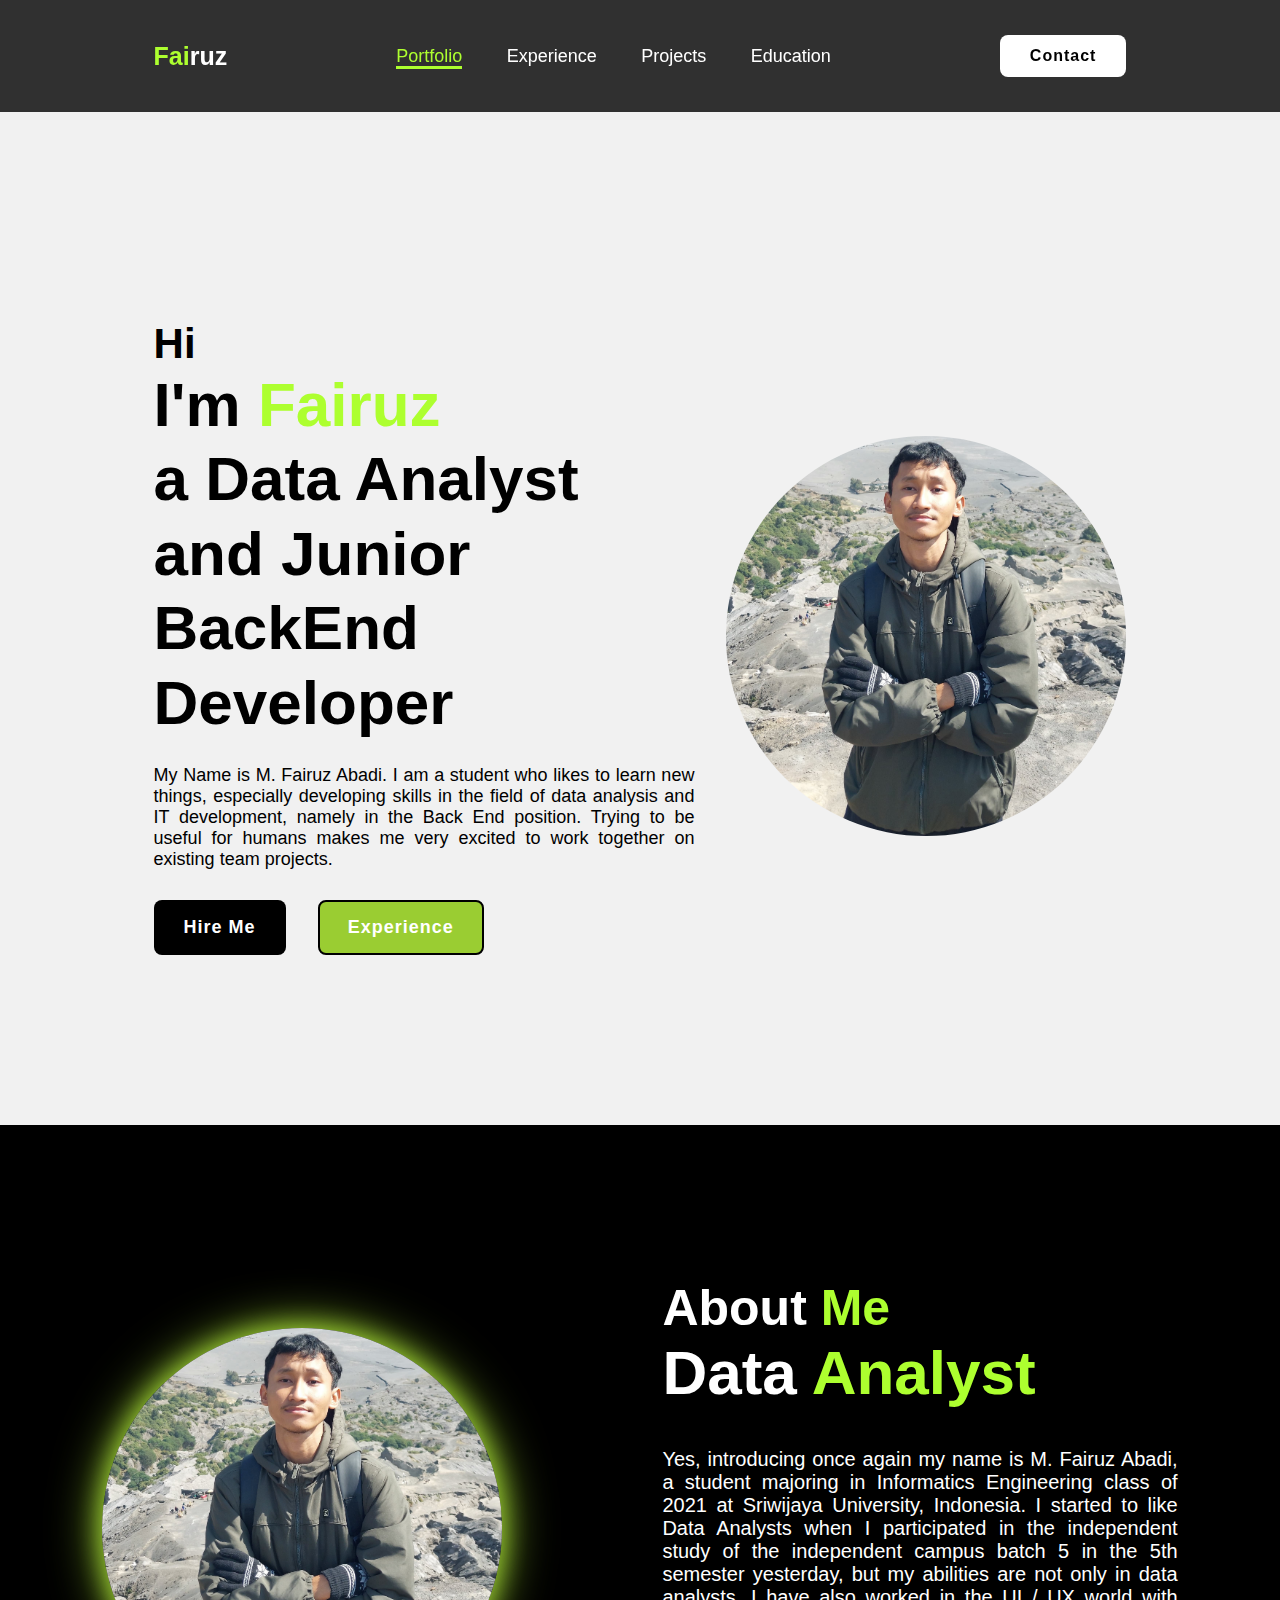
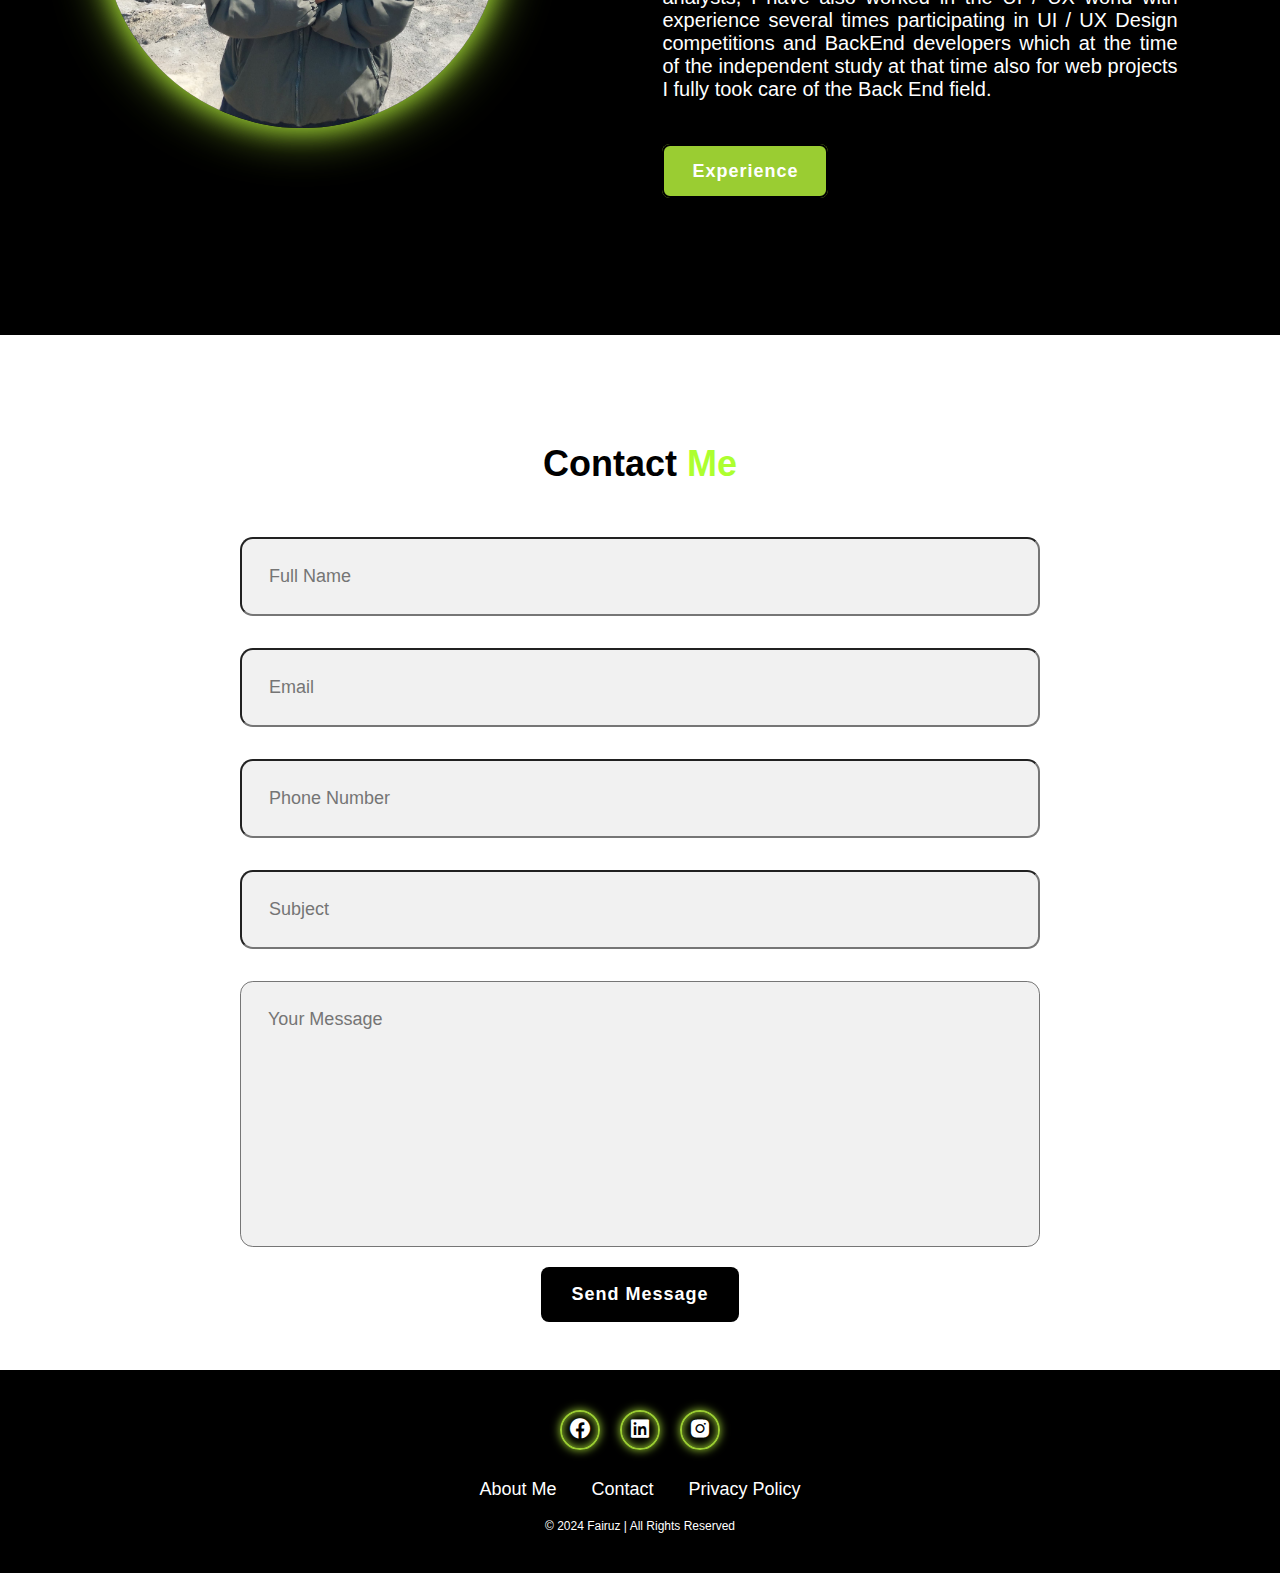
<file: index.html>
<!DOCTYPE html>
<html lang="en">
<head>
    <meta charset="UTF-8">
    <meta name="viewport" content="width=device-width, initial-scale=1.0">
    <title>Portfolio M. Fairuz Abadi</title>
    <link rel="stylesheet" href="style.css">
    <link href='https://unpkg.com/boxicons@2.1.4/css/boxicons.min.css' rel='stylesheet'>
</head>
<body>
    <header class="header">
        <a href="index.html" class="logo"><span>Fai</span>ruz</a>
        <nav class="navbar">
            <a href="index.html" class="active">Portfolio</a>
            <a href="experience.html">Experience</a>
            <a href="projects.html">Projects</a>
            <a href="education.html">Education</a>
        </nav>
        <a href="#" class="contact">Contact</a>
    </header>

    <section class="home">
        <div class="home-content">
            <h3>Hi</h3>
            <h1>I'm <span>Fairuz<br></span>a Data Analyst and Junior BackEnd Developer</h1>
            <p>My Name is M. Fairuz Abadi. I am a student who likes to learn new things, especially developing skills in the field of data analysis and IT development, namely in the Back End position. Trying to be useful for humans makes me very excited to work together on existing team projects.</p>

            <div class="btn-box">
                <button class="btn-1">Hire Me</button>
                <a href="experience.html"><button class="btn-2">Experience</button></a>
            </div>
        </div>
        <div class="img-box">
            <img src="./assets/image.jpeg" alt="">
        </div>
    </section>

    <section class="about">
        <div class="about-img">
            <img src="./assets/image.jpeg" alt="">
        </div>

        <div class="about-content">
            <h2 class="heading">About <span>Me</span></h2>
            <h3>Data <span>Analyst</span></h3>
            <p>Yes, introducing once again my name is M. Fairuz Abadi, a student majoring in Informatics Engineering class of 2021 at Sriwijaya University, Indonesia. I started to like Data Analysts when I participated in the independent study of the independent campus batch 5 in the 5th semester yesterday, but my abilities are not only in data analysts, I have also worked in the UI / UX world with experience several times participating in UI / UX Design competitions and BackEnd developers which at the time of the independent study at that time also for web projects I fully took care of the Back End field.</p>
            <a href="experience.html" class="btn-2">Experience</a>
        </div>
    </section>

    <section class="contact-form">
        <h2 class="contact-me">Contact <span>Me</span></h2>
        <form action="#">
            <div class="input-box">
                <input type="text" placeholder="Full Name">
                <input type="email" placeholder="Email">
            </div>
            <div class="input-box">
                <input type="number" placeholder="Phone Number">
                <input type="text" placeholder="Subject">
            </div>
            <textarea name="" id="" cols="30" rows="10" placeholder="Your Message"></textarea>
            <input type="submit" value="Send Message" class="btn-1">
        </form>
    </section>

    <footer class="footer">
        <div class="social">
            <a href="https://www.facebook.com/fairusabadi123?locale=id_ID" target="_blank"><i class='bx bxl-facebook-circle'></i></a>
            <a href="https://www.linkedin.com/in/fairuzabadi30/" target="_blank"><i class='bx bxl-linkedin-square' ></i></a>
            <a href="https://www.instagram.com/fairuzabadii_/" target="_blank"><i class='bx bxl-instagram-alt' ></i></a>
        </div>

        <ul class="list">
            <li><a href="index.html">About Me</a></li>
            <li><a href="index.html#contact">Contact</a></li>
            <li><a href="#">Privacy Policy</a></li>
        </ul>

        <p class="copyright"> &copy; 2024 Fairuz | All Rights Reserved</p>
    </footer>
</body>
</html>
</file>
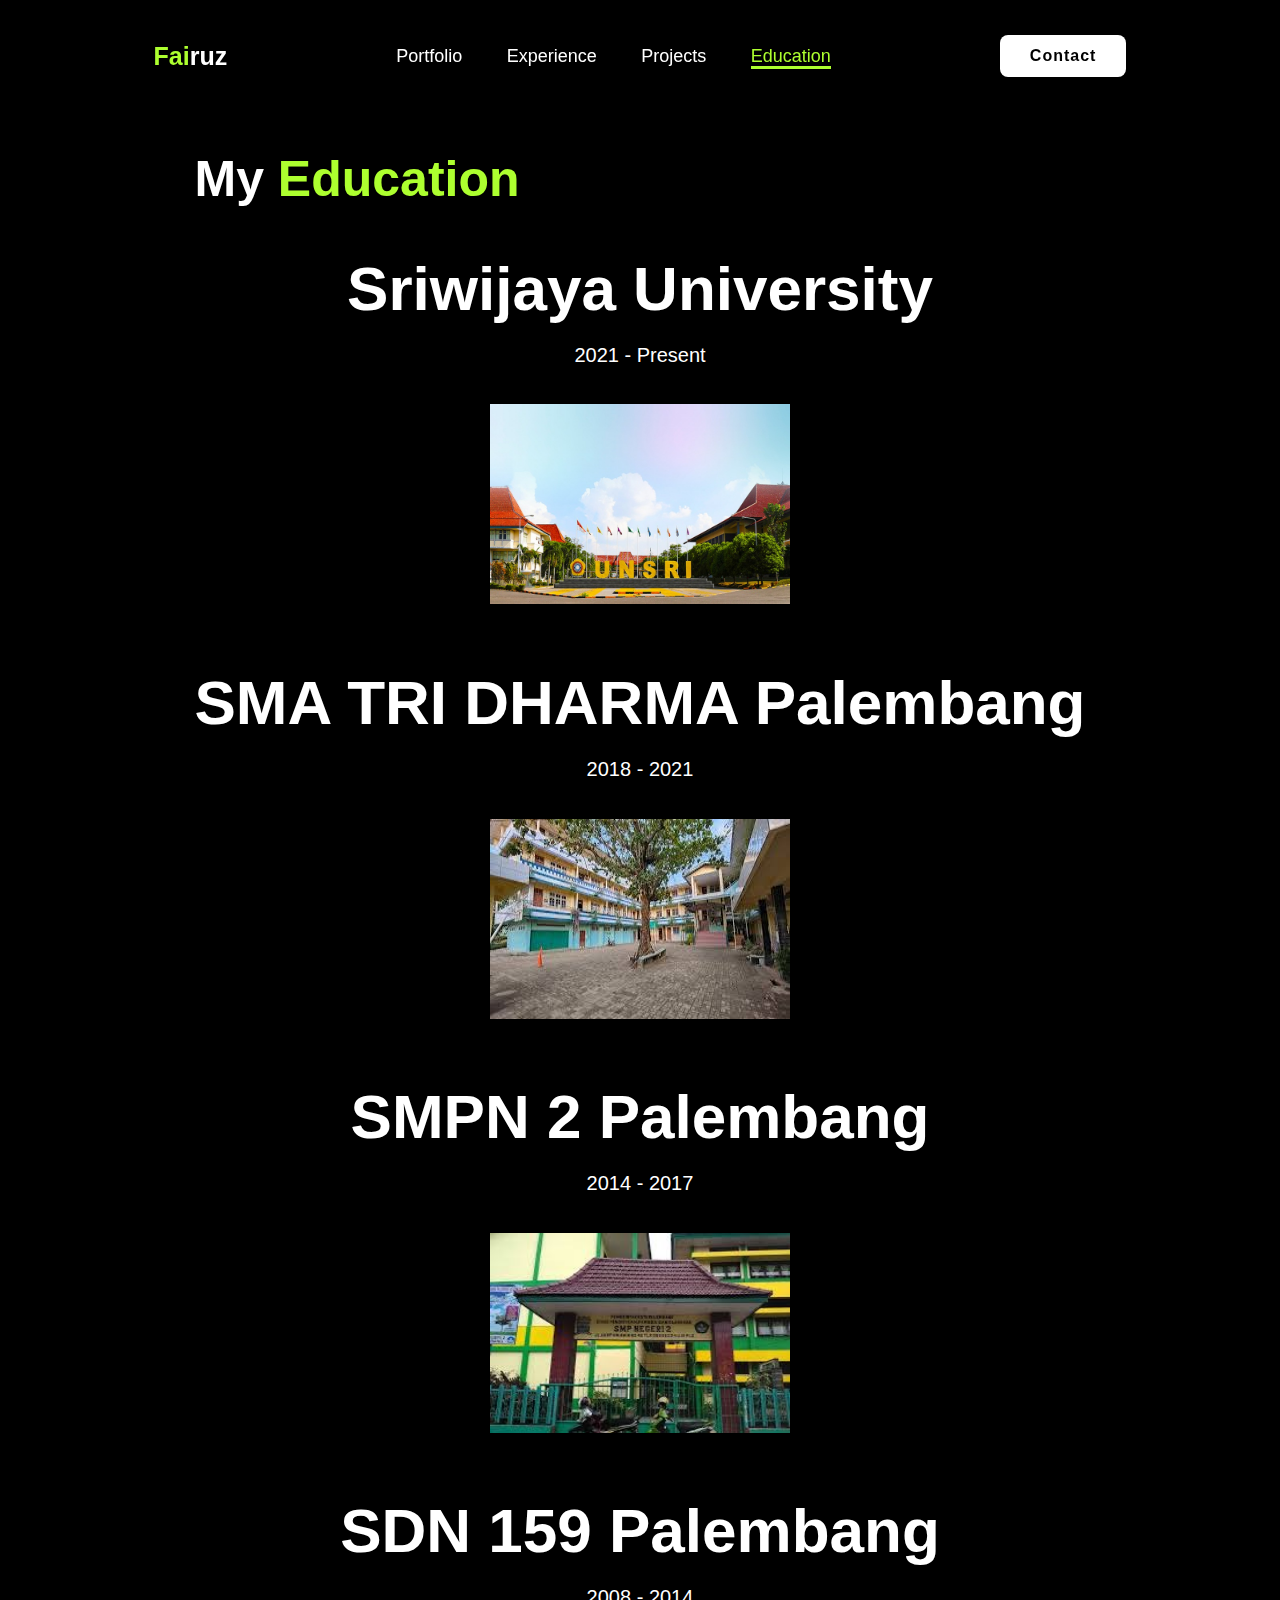
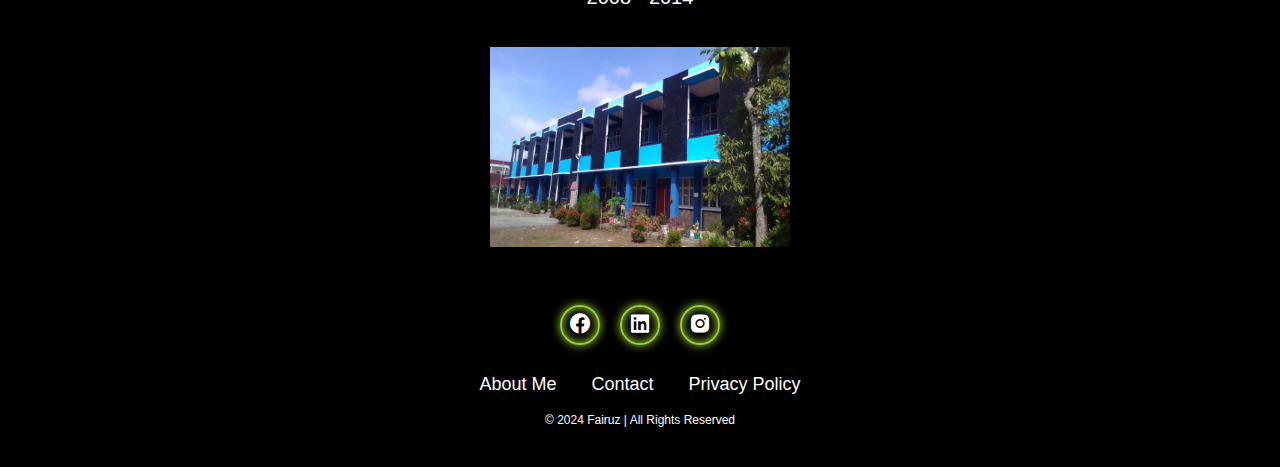
<file: education.html>
<!DOCTYPE html>
<html lang="en">
<head>
    <meta charset="UTF-8">
    <meta name="viewport" content="width=device-width, initial-scale=1.0">
    <title>Education - M. Fairuz Abadi</title>
    <link rel="stylesheet" href="style.css">
    <link href='https://unpkg.com/boxicons@2.1.4/css/boxicons.min.css' rel='stylesheet'>
</head>
<body>
    <header class="header">
        <a href="index.html" class="logo"><span>Fai</span>ruz</a>
        <nav class="navbar">
            <a href="index.html">Portfolio</a>
            <a href="experience.html">Experience</a>
            <a href="projects.html">Projects</a>
            <a href="education.html" class="active">Education</a>
        </nav>
        <a href="#" class="contact">Contact</a>
    </header>

    <section class="education">
        <div class="education-content">
            <h2>My <span>Education</span></h2>
            <div class="education-item">
                <h3>Sriwijaya University</h3>
                <p>2021 - Present</p>
                <img src="./assets/Univ.jpg" alt="Education 1">
            </div>
            <div class="education-item">
                <h3>SMA TRI DHARMA Palembang</h3>
                <p>2018 - 2021</p>
                <img src="./assets/SMA.jpg" alt="Education 2">
            </div>
            <div class="education-item">
                <h3>SMPN 2 Palembang</h3>
                <p>2014 - 2017</p>
                <img src="./assets/SMP.jpg" alt="Education 2">
            </div>
            <div class="education-item">
                <h3>SDN 159 Palembang</h3>
                <p>2008 - 2014</p>
                <img src="./assets/SD.jpg" alt="Education 2">
            </div>
        </div>
    </section>

    <footer class="footer">
        <div class="social">
            <a href="https://www.facebook.com/fairusabadi123?locale=id_ID" target="_blank"><i class='bx bxl-facebook-circle'></i></a>
            <a href="https://www.linkedin.com/in/fairuzabadi30/" target="_blank"><i class='bx bxl-linkedin-square' ></i></a>
            <a href="https://www.instagram.com/fairuzabadii_/" target="_blank"><i class='bx bxl-instagram-alt' ></i></a>
        </div>
        <ul class="list">
            <li><a href="index.html">About Me</a></li>
            <li><a href="index.html#contact">Contact</a></li>
            <li><a href="#">Privacy Policy</a></li>
        </ul>
        <p class="copyright">&copy; 2024 Fairuz | All Rights Reserved</p>
    </footer>
</body>
</html>
</file>
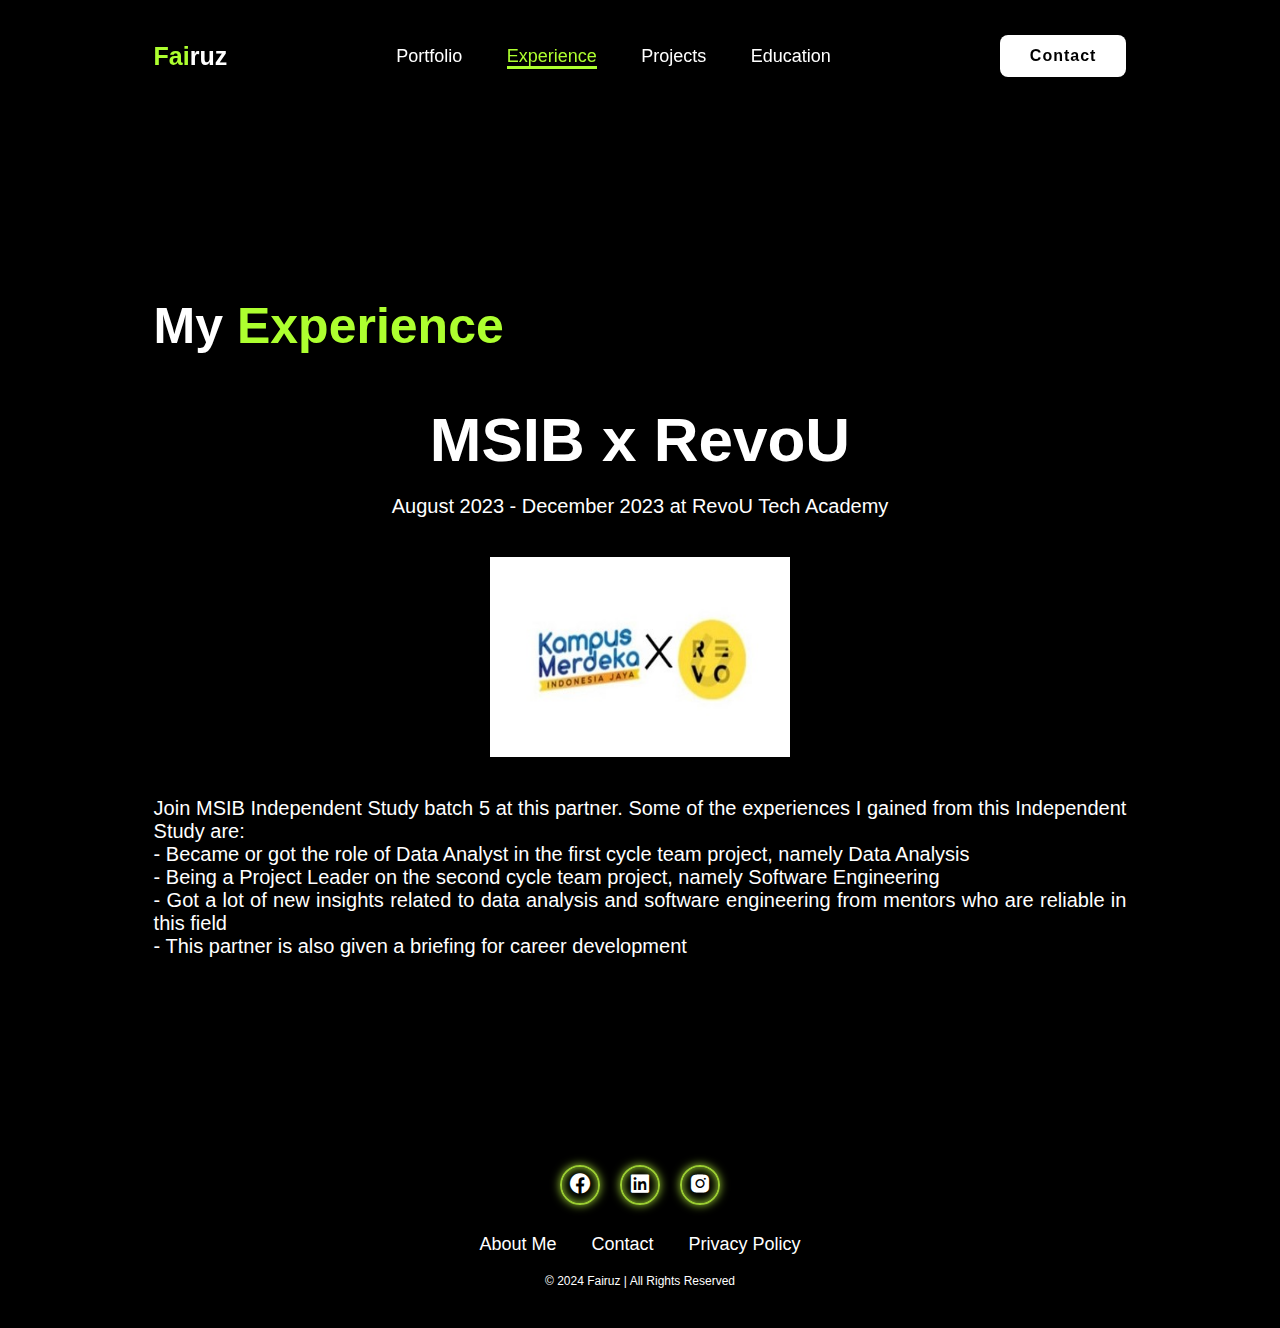
<file: experience.html>
<!DOCTYPE html>
<html lang="en">
<head>
    <meta charset="UTF-8">
    <meta name="viewport" content="width=device-width, initial-scale=1.0">
    <title>Experience - M. Fairuz Abadi</title>
    <link rel="stylesheet" href="style.css">
    <link href='https://unpkg.com/boxicons@2.1.4/css/boxicons.min.css' rel='stylesheet'>
</head>
<body>
    <header class="header">
        <a href="index.html" class="logo"><span>Fai</span>ruz</a>
        <nav class="navbar">
            <a href="index.html">Portfolio</a>
            <a href="experience.html" class="active">Experience</a>
            <a href="projects.html">Projects</a>
            <a href="education.html">Education</a>
        </nav>
        <a href="#" class="contact">Contact</a>
    </header>

    <section class="experience">
        <div class="experience-content">
            <h2>My <span>Experience</span></h2>
            <div class="experience-item">
                <h3>MSIB x RevoU</h3>
                <p>August 2023 - December 2023 at RevoU Tech Academy</p>
                <img src="./assets/Exp1.jpg" alt="Experience 1">
                <p>Join MSIB Independent Study batch 5 at this partner. Some of the experiences I gained from this Independent Study are: <br>
                    - Became or got the role of Data Analyst in the first cycle team project, namely Data Analysis <br>
                    - Being a Project Leader on the second cycle team project, namely Software Engineering <br>
                    - Got a lot of new insights related to data analysis and software engineering from mentors who are reliable in this field <br>
                    - This partner is also given a briefing for career development</p>
            </div>
        </div>
    </section>

    <footer class="footer">
        <div class="social">
            <a href="https://www.facebook.com/fairusabadi123?locale=id_ID" target="_blank"><i class='bx bxl-facebook-circle'></i></a>
            <a href="https://www.linkedin.com/in/fairuzabadi30/" target="_blank"><i class='bx bxl-linkedin-square' ></i></a>
            <a href="https://www.instagram.com/fairuzabadii_/" target="_blank"><i class='bx bxl-instagram-alt' ></i></a>
        </div>
        <ul class="list">
            <li><a href="index.html">About Me</a></li>
            <li><a href="index.html#contact">Contact</a></li>
            <li><a href="#">Privacy Policy</a></li>
        </ul>
        <p class="copyright">&copy; 2024 Fairuz | All Rights Reserved</p>
    </footer>
</body>
</html>
</file>
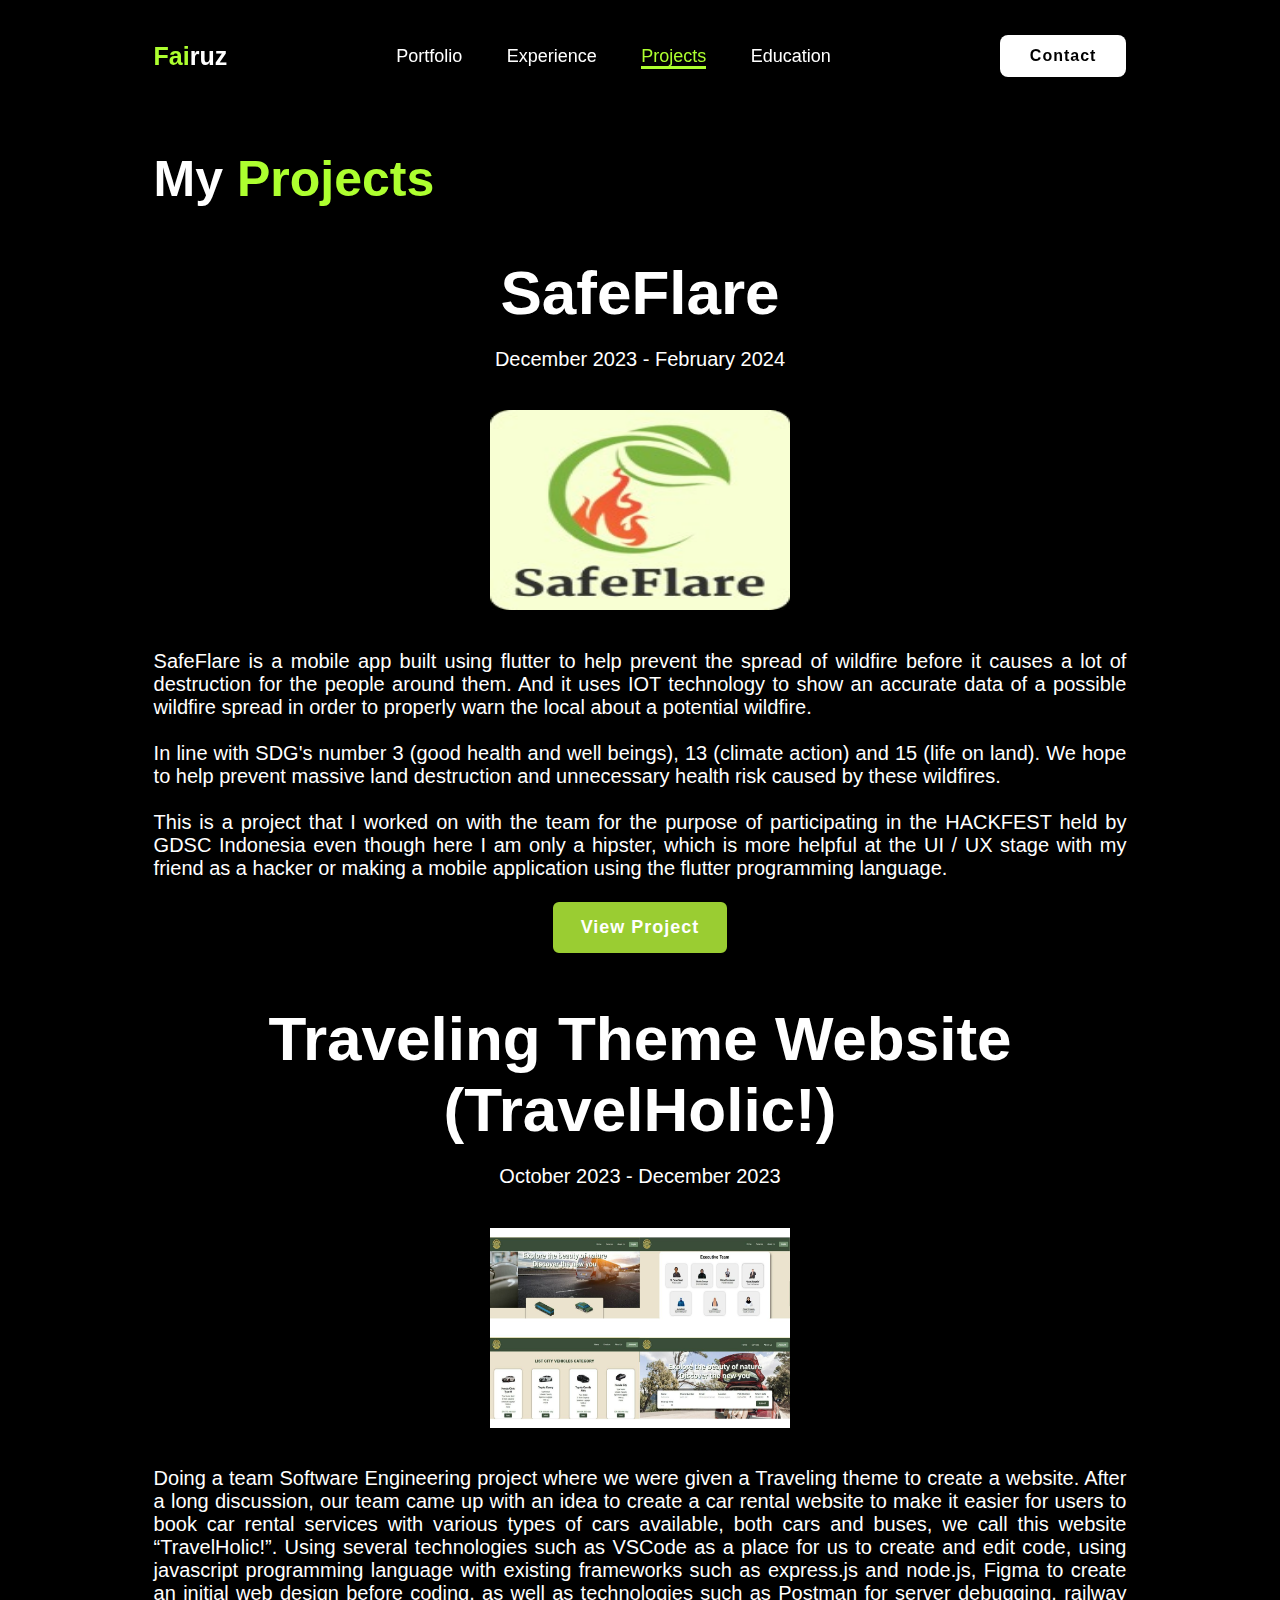
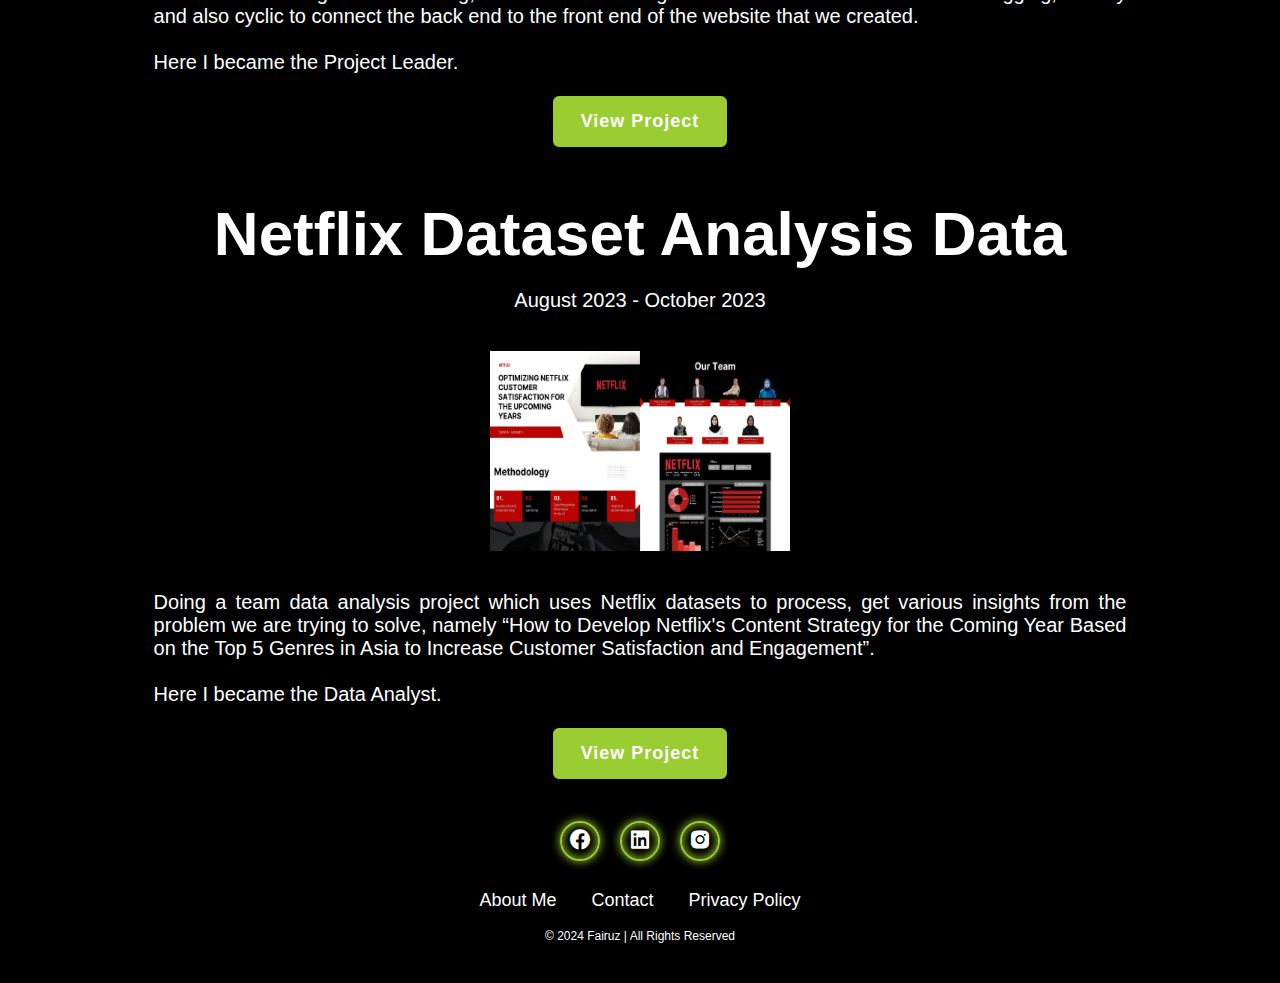
<file: projects.html>
<!DOCTYPE html>
<html lang="en">
<head>
    <meta charset="UTF-8">
    <meta name="viewport" content="width=device-width, initial-scale=1.0">
    <title>Projects - M. Fairuz Abadi</title>
    <link rel="stylesheet" href="style.css">
    <link href='https://unpkg.com/boxicons@2.1.4/css/boxicons.min.css' rel='stylesheet'>
</head>
<body>
    <header class="header">
        <a href="index.html" class="logo"><span>Fai</span>ruz</a>
        <nav class="navbar">
            <a href="index.html">Portfolio</a>
            <a href="experience.html">Experience</a>
            <a href="projects.html" class="active">Projects</a>
            <a href="education.html">Education</a>
        </nav>
        <a href="#" class="contact">Contact</a>
    </header>

    <section class="projects">
        <div class="projects-content">
            <h2>My <span>Projects</span></h2>
            <div class="project-item">
                <h3>SafeFlare</h3>
                <p>December 2023 - February 2024</p>
                <img src="./assets/SafeFlare.jpg" alt="Project 1">
                <p>SafeFlare is a mobile app built using flutter to help prevent the spread of wildfire before it causes a lot of destruction for the people around them. And it uses IOT technology to show an accurate data of a possible wildfire spread in order to properly warn the local about a potential wildfire. <br><br>
                In line with SDG's number 3 (good health and well beings), 13 (climate action) and 15 (life on land). We hope to help prevent massive land destruction and unnecessary health risk caused by these wildfires. <br><br>
                This is a project that I worked on with the team for the purpose of participating in the HACKFEST held by GDSC Indonesia even though here I am only a hipster, which is more helpful at the UI / UX stage with my friend as a hacker or making a mobile application using the flutter programming language.</p>
                <a href="https://github.com/SafeFlare" target="_blank" class="btn-2">View Project</a>
            </div>
            <div class="project-item">
                <h3>Traveling Theme Website (TravelHolic!)</h3>
                <p>October 2023 - December 2023</p>
                <img src="./assets/Project2.jpeg" alt="Project 2">
                <p>Doing a team Software Engineering project where we were given a Traveling theme to create a website. After a long discussion, our team came up with an idea to create a car rental website to make it easier for users to book car rental services with various types of cars available, both cars and buses, we call this website “TravelHolic!”. Using several technologies such as VSCode as a place for us to create and edit code, using javascript programming language with existing frameworks such as express.js and node.js, Figma to create an initial web design before coding, as well as technologies such as Postman for server debugging, railway and also cyclic to connect the back end to the front end of the website that we created. <br> <br>
                Here I became the Project Leader.</p>
                <a href="https://kampus-merdeka-software-engineering.github.io/FE-2-SURABAYA-1/" target="_blank" class="btn-2">View Project</a>
            </div>
            <div class="project-item">
                <h3>Netflix Dataset Analysis Data</h3>
                <p>August 2023 - October 2023</p>
                <img src="./assets/Project1.jpeg" alt="Project 1">
                <p>Doing a team data analysis project which uses Netflix datasets to process, get various insights from the problem we are trying to solve, namely “How to Develop Netflix's Content Strategy for the Coming Year Based on the Top 5 Genres in Asia to Increase Customer Satisfaction and Engagement”. <br> <br>
                Here I became the Data Analyst.</p>
                <a href="https://drive.google.com/file/d/1nToySCLGWggbrMHKGgguKXCM6AcRdV3T/view" target="_blank" class="btn-2">View Project</a>
            </div>
        </div>
    </section>

    <footer class="footer">
        <div class="social">
            <a href="https://www.facebook.com/fairusabadi123?locale=id_ID" target="_blank"><i class='bx bxl-facebook-circle'></i></a>
            <a href="https://www.linkedin.com/in/fairuzabadi30/" target="_blank"><i class='bx bxl-linkedin-square' ></i></a>
            <a href="https://www.instagram.com/fairuzabadii_/" target="_blank"><i class='bx bxl-instagram-alt' ></i></a>
        </div>
        <ul class="list">
            <li><a href="index.html">About Me</a></li>
            <li><a href="index.html#contact">Contact</a></li>
            <li><a href="#">Privacy Policy</a></li>
        </ul>
        <p class="copyright">&copy; 2024 Fairuz | All Rights Reserved</p>
    </footer>
</body>
</html>
</file>
<file: style.css>
*{
    margin: 0;
    padding: 0;
    box-sizing: border-box;
    font-family: 'Poppins',sans-serif;
    text-decoration: none;
    list-style: none;
}

.header{
    position: fixed;
    top: 0;
    left: 0;
    width: 100%;
    padding: 35px 12%;
    background: rgba(0, 0, 0, 0.8);
    backdrop-filter: blur(10px);
    display: flex;
    justify-content: space-between;
    align-items: center;
    z-index: 100;
}

.logo{
    font-size: 25px;
    color: white;
    font-weight: 600;
    transition: 0.3s ease;
}

.logo:hover{
    color: greenyellow;
    text-shadow: 0 0 25px greenyellow,
                0 0 50px greenyellow;
    transform: scale(1.1);
}

span{
    color: greenyellow;
}

.navbar a{
    font-size: 18px;
    color: white;
    font-weight: 500;
    margin: 0 20px;
    border-bottom: 3px solid transparent;
    transition: 0.3s ease;
}

.navbar a:hover,
.navbar a.active{
    color: greenyellow;
    border-bottom: 3px solid greenyellow;
}

.contact{
    padding: 10px 28px;
    background-color: white;
    color: black;
    border: 2px solid transparent ;
    border-radius: 8px;
    font-size: 16px;
    letter-spacing: 1px;
    font-weight: 600;
    transition: 0.3s ease;
}

.contact:hover{
    background-color: greenyellow;
    box-shadow: 0 0 25px greenyellow;
    color: white;
}

.home, .experience, .projects, .education {
    width: 100%;
    min-height: 125vh;
    background-color: rgb(241, 241, 241);
    display: flex;
    align-items: center;
    gap: 2em;
    padding: 30px 12% 0;
    padding-top: 150px;
}


.home-content{
    max-width: 1500px;
}

.home-content h3{
    font-size: 42px;
}
.home-content h1 {
    font-size: 62px;
    line-height: 1.2;
}
.home-content p{
    font-size: 18px;
    margin: 25px 0 30px;
    text-align: justify;
}
.btn-box{
    width: 345px;
    display: flex;
    gap: 2em;
}
.btn-1{
    padding: 15px 28px;
    background-color: black;
    color: white;
    border: 2px solid transparent;
    border-radius: 8px;
    font-size: 18px;
    letter-spacing: 1px;
    font-weight: 600;
    transition: 0.3s ease;
    cursor: pointer;
}
.btn-1.btn-1:hover{
    background-color: white;
    color: black;
    border: 2px solid black;
}
.btn-2{
    padding: 15px 28px;
    background-color: yellowgreen;
    color: white;
    border: 2px solid black;
    border-radius: 8px;
    font-size: 18px;
    letter-spacing: 1px;
    font-weight: 600;
    transition: 0.3s ease;
    cursor: pointer;
}
.btn-2:hover{
    background-color: white;
    color: yellowgreen;
}

.img-box img{
    border-radius: 50%;
    width: 400px;
}

::-webkit-scrollbar{
    width: 15px;
}

::-webkit-scrollbar-thumb{
    background-color: greenyellow;
}
::-webkit-scrollbar-track{
    background-color: rgba(0, 0, 0, 0.6);
    width: 50px;
}

.about{
    display: flex;
    justify-content: center;
    align-items: center;
    padding: 12% 8%;
    gap: 10em;
    background: black;
}

.experience, .projects, .education {
    display: flexbox;
    justify-content: center;
    align-items: center;
    gap: 10em;
    background: black;
    flex-direction: column;
    align-content: center;
}

.education-content .education-item,.projects-content .project-item, .experience-content .experience-item{
    display: grid;
    place-items: center;
    margin-top: 5%;
}


.about-img img{
    position: relative;
    width: 400px;
    box-shadow: 0 0 25px yellowgreen,
                0 0 50px yellowgreen;
    border-radius: 50%;
}


.experience-item img, .project-item img, .education-item img {
    position: relative;
    width: 300px;
    height: 200px;
    align-items: center;
    margin: 2%;
}


.about-content h2, .experience h2, .projects h2, .education h2 {
    text-align: left;
    color: white;
    font-size: 50px;
}
.about-content h3{
    font-size: 62px;
    color: white;
}

.experience h3, .projects h3, .education h3 {
    font-size: 62px;
    color: white;
    text-align: center;
}

.about-content p{
    color: white;
    font-size: 20px;
    margin: 2em 0 3em;
    text-align: justify;
}

.experience p, .projects p, .education p {
    color: white;
    font-size: 20px;
    margin: 20px 0;
    text-align: justify;
}


.contact-form h2{
    text-align: center;
    margin-top: 3em;
    margin-bottom: 1em;
    font-size: 36px;
}
.contact-form form{
    max-width: 50em;
    margin: 1rem auto;
    text-align: center;
    margin-bottom: 3em;
}
.contact-form form .input-box{
    display: flex;
    justify-content: center;
    flex-wrap: wrap;
}
.contact-form form .input-box input,
.contact-form form textarea{
    width: 100%;
    padding: 1.5em;
    font-size: 18px;
    color: black;
    background: rgb(241, 241, 241);
    border-radius: .8rem ;
    margin: 1rem 0;
    resize: none;
}

.footer{
    position: relative;
    bottom: 0;
    width: 100%;
    padding: 40px 0;
    background-color: black;
}

.footer .social{
    text-align: center;
    padding-bottom: 25px;
    color: white;
}

.footer .social a{
    font-size: 24px;
    color: white;
    border: 2px solid yellowgreen;
    width: 40px;
    height: 40px;
    line-height: 38px;
    display: inline-block;
    text-align: center;
    border-radius: 50%;
    margin: 0 8px;
    box-shadow: inset 0 0 10px yellowgreen,
                0 0 10px yellowgreen;
    transition: 0.3s ease;
}

.footer .social a:hover{
    transform: scale(1.2)translateY(-10px);
    color: yellowgreen;
    border: 2px solid yellowgreen;
}
.footer ul{
    margin-top: 0;
    padding: 0;
    font-size: 18px;
    line-height: 1.6;
    margin-bottom: 0;
    text-align: center;
}
.footer ul li a{
    color: white;
    border-bottom: 3px solid transparent;
    transition: 0.3s ease;
}
.footer ul li a:hover{
    border-bottom: 3px solid yellowgreen;
}
.footer ul li{
    display: inline-block;
    padding: 0  15px;
}
.footer .copyright{
    margin-top: 15px;
    text-align: center;
    font-size: 12px;
    color: white;
}



/* Responsive Design */
@media (max-width: 768px) {
    .header {
        flex-direction: column;
        padding: 20px;
    }
    .navbar {
        display: flex;
        flex-direction: column;
        gap: 10px;
    }
    .home, .experience, .projects, .education {
        padding: 20px;
    }
    .about, .experience, .projects, .education {
        flex-direction: column;
        padding: 20px;
    }
    .about-img img, .experience-img img, .projects-img img, .education-img img {
        width: 200px;
    }
}
</file>
